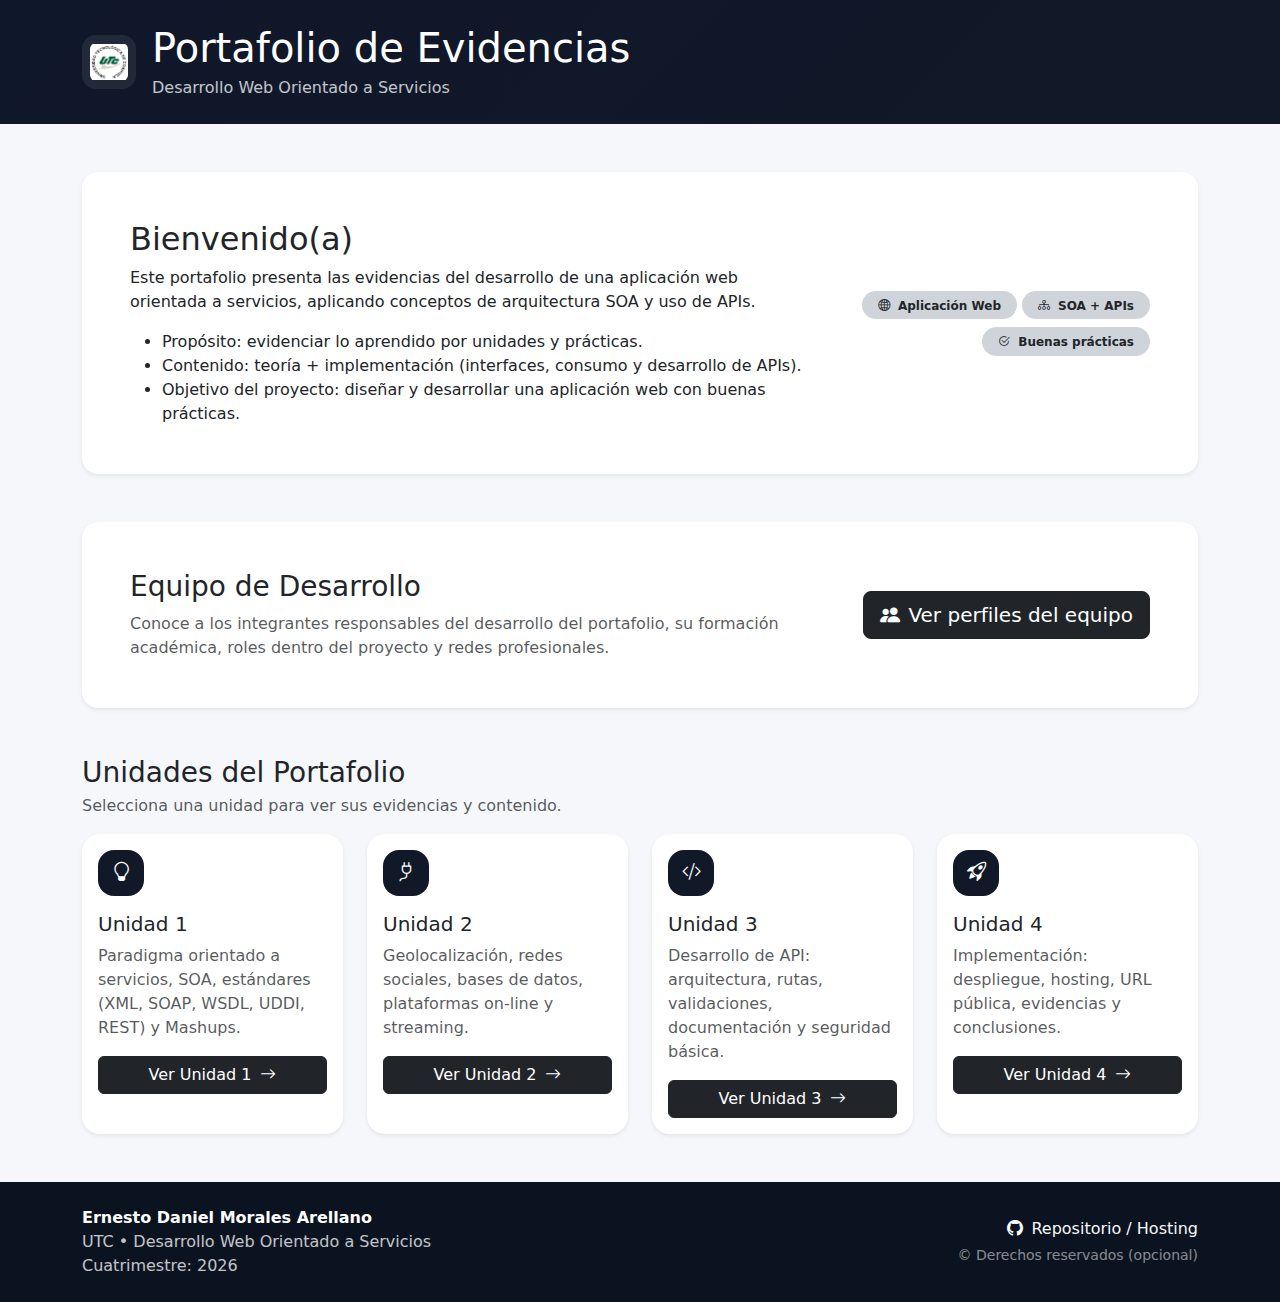
<file: portafolio/index.html>
<!DOCTYPE html>
<html lang="es">
<head>
  <meta charset="UTF-8" />
  <meta name="viewport" content="width=device-width, initial-scale=1.0"/>
  <title>Portafolio de Evidencias | Desarrollo Web Orientado a Servicios</title>

  <!-- Bootstrap 5 -->
  <link href="https://cdn.jsdelivr.net/npm/bootstrap@5.3.3/dist/css/bootstrap.min.css" rel="stylesheet">
  <!-- Bootstrap Icons -->
  <link href="https://cdn.jsdelivr.net/npm/bootstrap-icons@1.11.3/font/bootstrap-icons.css" rel="stylesheet">

  <!-- Estilos propios -->
  <link rel="stylesheet" href="styles/style.css">
</head>

<body>
  <!-- HEADER -->
  <header class="hero-header">
    <div class="container py-4">
      <div class="d-flex flex-column flex-md-row align-items-md-center justify-content-between gap-3">
        <div class="d-flex align-items-center gap-3">
          <!-- Logo UTC -->
          <img src="imagen/65749.jpg"
               alt="Universidad Tecnológica de Coahuila"
               class="hero-logo d-none d-sm-block">

          <div>
            <h1 class="mb-1">Portafolio de Evidencias</h1>
            <p class="mb-0 opacity-75">Desarrollo Web Orientado a Servicios</p>
          </div>
        </div>



  </header>

  <!-- BIENVENIDA -->
  <main class="container my-5">
    <section class="p-4 p-md-5 rounded-4 shadow-sm welcome">
      <div class="row align-items-center g-4">
        <div class="col-lg-8">
          <h2 class="mb-2">Bienvenido(a)</h2>
          <p class="mb-3">
            Este portafolio presenta las evidencias del desarrollo de una aplicación web orientada a servicios,
            aplicando conceptos de arquitectura SOA y uso de APIs.
          </p>
          <ul class="mb-0">
            <li>Propósito: evidenciar lo aprendido por unidades y prácticas.</li>
            <li>Contenido: teoría + implementación (interfaces, consumo y desarrollo de APIs).</li>
            <li>Objetivo del proyecto: diseñar y desarrollar una aplicación web con buenas prácticas.</li>
          </ul>
        </div>

        <div class="col-lg-4 text-lg-end">
          <div class="badge bg-dark-subtle text-dark px-3 py-2 rounded-pill mb-2">
            <i class="bi bi-globe2 me-2"></i>Aplicación Web
          </div>
          <div class="badge bg-dark-subtle text-dark px-3 py-2 rounded-pill mb-2">
            <i class="bi bi-diagram-3 me-2"></i>SOA + APIs
          </div>
          <div class="badge bg-dark-subtle text-dark px-3 py-2 rounded-pill">
            <i class="bi bi-check2-circle me-2"></i>Buenas prácticas
          </div>
        </div>
      </div>
    </section>

    <!-- BOTÓN VER PERFILES -->
    <section class="mt-5">
      <div class="card border-0 shadow-sm rounded-4">
        <div class="card-body p-4 p-md-5">
          <div class="row align-items-center g-4">
            <div class="col-lg-8">
              <h3 class="mb-2">Equipo de Desarrollo</h3>
              <p class="text-muted mb-0">
                Conoce a los integrantes responsables del desarrollo del portafolio, su formación académica,
                roles dentro del proyecto y redes profesionales.
              </p>
            </div>

            <div class="col-lg-4 text-lg-end">
              <a href="perfiles.php" class="btn btn-dark btn-lg">
                <i class="bi bi-people-fill me-2"></i>Ver perfiles del equipo
              </a>
            </div>
          </div>
        </div>
      </div>
    </section>

    <!-- TARJETAS -->
    <section class="mt-5">
      <div class="d-flex align-items-end justify-content-between flex-wrap gap-2 mb-3">
        <div>
          <h3 class="mb-1">Unidades del Portafolio</h3>
          <p class="mb-0 text-muted">Selecciona una unidad para ver sus evidencias y contenido.</p>
        </div>
      </div>

      <div class="row g-4">
        <!-- U1 -->
        <div class="col-md-6 col-xl-3">
          <div class="card h-100 shadow-sm card-hover">
            <div class="card-body">
              <div class="icon-bubble mb-3"><i class="bi bi-lightbulb"></i></div>
              <h5 class="card-title">Unidad 1</h5>
              <p class="card-text text-muted">
                Paradigma orientado a servicios, SOA, estándares (XML, SOAP, WSDL, UDDI, REST) y Mashups.
              </p>
              <a class="btn btn-dark w-100" href="unidad1.php">
                Ver Unidad 1 <i class="bi bi-arrow-right ms-1"></i>
              </a>
            </div>
          </div>
        </div>

        <!-- U2 -->
        <div class="col-md-6 col-xl-3">
          <div class="card h-100 shadow-sm card-hover">
            <div class="card-body">
              <div class="icon-bubble mb-3"><i class="bi bi-plug"></i></div>
              <h5 class="card-title">Unidad 2</h5>
              <p class="card-text text-muted">
                Geolocalización, redes sociales, bases de datos, plataformas on-line y streaming.
              </p>
              <a class="btn btn-dark w-100" href="unidad2.php">
                Ver Unidad 2 <i class="bi bi-arrow-right ms-1"></i>
              </a>
            </div>
          </div>
        </div>

        <!-- U3 -->
        <div class="col-md-6 col-xl-3">
          <div class="card h-100 shadow-sm card-hover">
            <div class="card-body">
              <div class="icon-bubble mb-3"><i class="bi bi-code-slash"></i></div>
              <h5 class="card-title">Unidad 3</h5>
              <p class="card-text text-muted">
                Desarrollo de API: arquitectura, rutas, validaciones, documentación y seguridad básica.
              </p>
              <a class="btn btn-dark w-100" href="unidad3.php">
                Ver Unidad 3 <i class="bi bi-arrow-right ms-1"></i>
              </a>
            </div>
          </div>
        </div>

        <!-- U4 -->
        <div class="col-md-6 col-xl-3">
          <div class="card h-100 shadow-sm card-hover">
            <div class="card-body">
              <div class="icon-bubble mb-3"><i class="bi bi-rocket-takeoff"></i></div>
              <h5 class="card-title">Unidad 4</h5>
              <p class="card-text text-muted">
                Implementación: despliegue, hosting, URL pública, evidencias y conclusiones.
              </p>
              <a class="btn btn-dark w-100" href="unidad4.php">
                Ver Unidad 4 <i class="bi bi-arrow-right ms-1"></i>
              </a>
            </div>
          </div>
        </div>

      </div>
    </section>
  </main>

  <!-- FOOTER -->
  <footer class="footer mt-5">
    <div class="container py-4">
      <div class="row g-3 align-items-center">
        <div class="col-md-8">
          <div class="fw-semibold">Ernesto Daniel Morales Arellano</div>
          <div class="opacity-75">UTC • Desarrollo Web Orientado a Servicios</div>
          <div class="opacity-75">Cuatrimestre: <span class="fw-medium">2026</span></div>
        </div>
        <div class="col-md-4 text-md-end">
          <a class="link-light text-decoration-none" href="#" target="_blank" rel="noopener">
            <i class="bi bi-github me-2"></i>Repositorio / Hosting
          </a>
          <div class="opacity-50 small mt-1">© Derechos reservados (opcional)</div>
        </div>
      </div>
    </div>
  </footer>

  <script src="https://cdn.jsdelivr.net/npm/bootstrap@5.3.3/dist/js/bootstrap.bundle.min.js"></script>
</body>
</html>
</file>
<file: portafolio/styles/style.css>
:root{
  --hero1:#0f172a;   /* azul oscuro */
  --hero2:#111827;   /* gris oscuro */
}

body{
  background: #f6f7fb;
}

.hero-header{
  background: linear-gradient(135deg, var(--hero1), var(--hero2));
  color: white;
}

.hero-nav{
  background: rgba(255,255,255,0.06);
  backdrop-filter: blur(10px);
  border-top: 1px solid rgba(255,255,255,0.12);
}

.hero-logo{
  width: 54px;
  height: 54px;
  object-fit: contain;
  background: rgba(255,255,255,0.08);
  padding: 8px;
  border-radius: 14px;
}

.welcome{
  background: white;
}

.icon-bubble{
  width: 46px;
  height: 46px;
  border-radius: 16px;
  display: grid;
  place-items: center;
  background: #111827;
  color: white;
  font-size: 1.2rem;
}

.card-hover{
  transition: transform .15s ease, box-shadow .15s ease;
  border: 0;
  border-radius: 18px;
}

.card-hover:hover{
  transform: translateY(-4px);
  box-shadow: 0 16px 40px rgba(0,0,0,.12) !important;
}

.footer{
  background: #0b1220;
  color: white;
}
</file>
